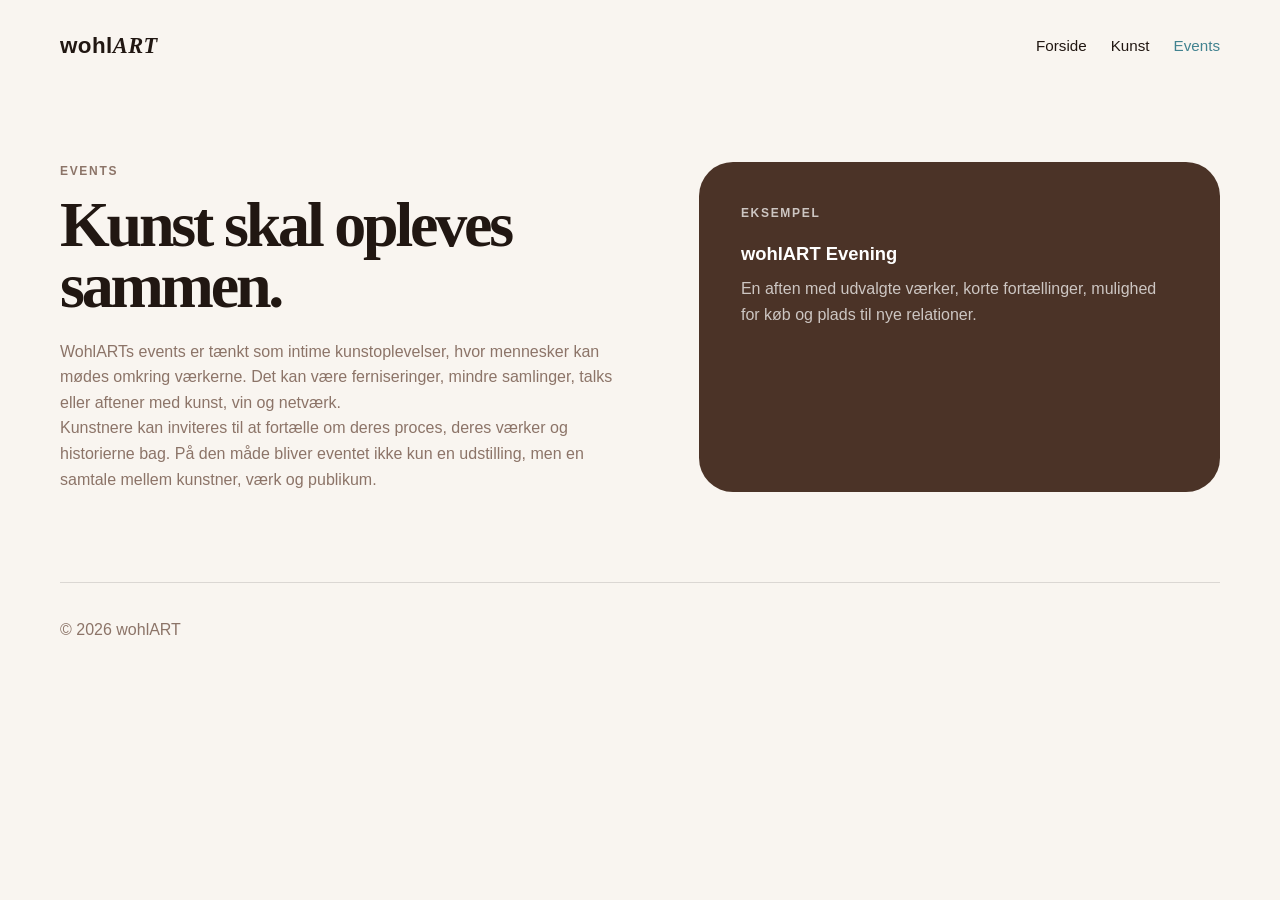
<file: events.html>
<!DOCTYPE html>
<html lang="da">
<head>
  <meta charset="UTF-8" />
  <meta name="viewport" content="width=device-width, initial-scale=1.0" />
  <title>wohlART | Events</title>
  <link rel="stylesheet" href="styles.css" />
</head>
<body>
  <header class="header">
  <a class="logo" href="index.html">wohl<span>ART</span></a>
  <nav>
    <a class="" href="index.html">Forside</a>
    <a class="" href="kunst.html">Kunst</a>
    <a class="active" href="events.html">Events</a>
  </nav>
</header>

  <main>
    <section class="events-layout">
      <div class="event-text">
        <p class="eyebrow">Events</p>
        <h2>Kunst skal opleves sammen.</h2>
        <p>
          WohlARTs events er tænkt som intime kunstoplevelser, hvor mennesker kan
          mødes omkring værkerne. Det kan være ferniseringer, mindre samlinger,
          talks eller aftener med kunst, vin og netværk.
        </p>
        <p>
          Kunstnere kan inviteres til at fortælle om deres proces, deres værker
          og historierne bag. På den måde bliver eventet ikke kun en udstilling,
          men en samtale mellem kunstner, værk og publikum.
        </p>
      </div>

      <aside class="event-box">
        <p class="eyebrow">Eksempel</p>
        <h3>wohlART Evening</h3>
        <p>
          En aften med udvalgte værker, korte fortællinger, mulighed for køb og
          plads til nye relationer.
        </p>
      </aside>
    </section>
  </main>

  <footer>© 2026 wohlART</footer>
</body>
</html>
</file>
<file: styles.css>
* {
  box-sizing: border-box;
  margin: 0;
  padding: 0;
}

:root {
  --bg: #f9f5f0;
  --paper: #ffffff;
  --text: #211712;
  --muted: #8c7468;
  --dark: #4b3327;
  --accent: #428390;
  --olive: #9c9715;
  --pink: #ffcac4;
  --line: rgba(0, 0, 0, 0.12);
}

body {
  font-family: Arial, Helvetica, sans-serif;
  background: var(--bg);
  color: var(--text);
  line-height: 1.6;
}

.header {
  width: min(1160px, calc(100% - 40px));
  margin: 0 auto;
  padding: 28px 0;
  display: flex;
  justify-content: space-between;
  align-items: center;
}

.logo {
  color: var(--text);
  text-decoration: none;
  font-weight: 700;
  font-size: 1.4rem;
  letter-spacing: 0.02em;
}

.logo span {
  font-family: Georgia, serif;
  font-style: italic;
}

nav {
  display: flex;
  gap: 24px;
}

nav a {
  color: var(--text);
  text-decoration: none;
  font-size: 0.95rem;
}

nav a:hover,
nav a.active {
  color: var(--accent);
}

main {
  width: min(1160px, calc(100% - 40px));
  margin: 0 auto;
}

.hero {
  min-height: 72vh;
  display: grid;
  grid-template-columns: 1.05fr 0.95fr;
  align-items: center;
  gap: 70px;
  padding: 50px 0 80px;
}

.eyebrow {
  color: var(--accent);
  text-transform: uppercase;
  letter-spacing: 0.14em;
  font-size: 0.75rem;
  font-weight: 700;
  margin-bottom: 14px;
}

h1 {
  font-family: Georgia, serif;
  font-size: clamp(4rem, 9vw, 8.5rem);
  line-height: 0.88;
  letter-spacing: -0.08em;
  margin-bottom: 26px;
}

h2 {
  font-family: Georgia, serif;
  font-size: clamp(2.2rem, 5vw, 4.8rem);
  line-height: 0.95;
  letter-spacing: -0.05em;
  margin-bottom: 22px;
}

h3 {
  font-size: 1.15rem;
  margin: 16px 0 8px;
}

.lead {
  color: var(--muted);
  max-width: 650px;
  font-size: 1.1rem;
}

.actions {
  display: flex;
  flex-wrap: wrap;
  gap: 14px;
  margin-top: 34px;
}

.button {
  display: inline-flex;
  padding: 13px 20px;
  border-radius: 999px;
  text-decoration: none;
  font-weight: 700;
}

.button.dark {
  background: var(--dark);
  color: white;
}

.button.light {
  border: 1px solid var(--line);
  color: var(--text);
}

.visual {
  background:
    radial-gradient(circle at 30% 20%, rgba(255,255,255,0.8), transparent 20%),
    linear-gradient(135deg, #4b3327, #428390 55%, #ffcac4);
  min-height: 540px;
  border-radius: 38px;
  box-shadow: 0 30px 90px rgba(0,0,0,0.18);
  position: relative;
}

.qr-card {
  position: absolute;
  right: 28px;
  bottom: 28px;
  width: 180px;
  background: var(--paper);
  border-radius: 22px;
  padding: 18px;
  box-shadow: 0 18px 50px rgba(0,0,0,0.18);
}

.qr {
  width: 82px;
  height: 82px;
  background:
    linear-gradient(90deg, var(--dark) 10px, transparent 10px),
    linear-gradient(var(--dark) 10px, transparent 10px);
  background-size: 22px 22px;
  border: 10px solid white;
  margin-bottom: 12px;
}

.section {
  padding: 80px 0;
  border-top: 1px solid var(--line);
}

.concept {
  display: grid;
  grid-template-columns: 0.8fr 1.2fr;
  gap: 60px;
}

.concept p,
.event-text p,
.art-card p,
.page-intro p {
  color: var(--muted);
}

.gallery {
  display: grid;
  grid-template-columns: repeat(3, 1fr);
  gap: 22px;
  margin-top: 34px;
}

.art-card {
  background: var(--paper);
  border: 1px solid var(--line);
  border-radius: 28px;
  padding: 18px;
}

.art-image {
  height: 320px;
  border-radius: 20px;
  background: linear-gradient(135deg, #4b3327, #9c9715, #f9f5f0);
}

.art-image.two {
  background: linear-gradient(135deg, #2c5860, #428390, #d8eef0);
}

.art-image.three {
  background: linear-gradient(135deg, #ffcac4, #428390, #4b3327);
}

.page-intro {
  padding: 70px 0 50px;
  max-width: 780px;
}

.art-grid {
  display: grid;
  grid-template-columns: repeat(4, 1fr);
  gap: 18px;
  padding-bottom: 90px;
}

.simple-art {
  border-bottom: 1px solid var(--line);
  padding-bottom: 18px;
}

.simple-art .art-image {
  height: 250px;
  margin-bottom: 14px;
}

.events-layout {
  display: grid;
  grid-template-columns: 1fr 0.9fr;
  gap: 60px;
  padding: 70px 0 90px;
}

.event-box {
  background: var(--dark);
  color: white;
  border-radius: 34px;
  padding: 42px;
}

.event-box p {
  color: rgba(255,255,255,0.72);
}

footer {
  width: min(1160px, calc(100% - 40px));
  margin: 0 auto;
  padding: 34px 0 44px;
  color: var(--muted);
  border-top: 1px solid var(--line);
}

@media (max-width: 850px) {
  .header,
  nav {
    flex-direction: column;
    gap: 18px;
  }

  .hero,
  .concept,
  .gallery,
  .events-layout {
    grid-template-columns: 1fr;
  }

  .art-grid {
    grid-template-columns: 1fr 1fr;
  }

  .visual {
    min-height: 420px;
  }
}

@media (max-width: 560px) {
  .art-grid {
    grid-template-columns: 1fr;
  }
}

/* Historie, pris og køb */

.medium {
  color: var(--muted);
  font-size: 0.92rem;
  margin-bottom: 4px;
}

.art-actions {
  display: flex;
  align-items: center;
  justify-content: space-between;
  gap: 12px;
  margin-top: 10px;
}

.price {
  font-weight: 700;
}

.story-toggle {
  background: none;
  border: none;
  padding: 0;
  font: inherit;
  font-weight: 700;
  color: var(--text);
  text-decoration: underline;
  cursor: pointer;
}

.story-toggle:hover {
  color: var(--accent);
}

.story {
  display: none;
  margin-top: 14px;
  padding-top: 14px;
  border-top: 1px solid var(--line);
  color: var(--muted);
}

.story-open .story {
  display: block;
}

.button.small {
  padding: 9px 18px;
  font-size: 0.85rem;
}

.buy-button {
  display: block;
  text-align: center;
  margin-top: 14px;
}
</file>
